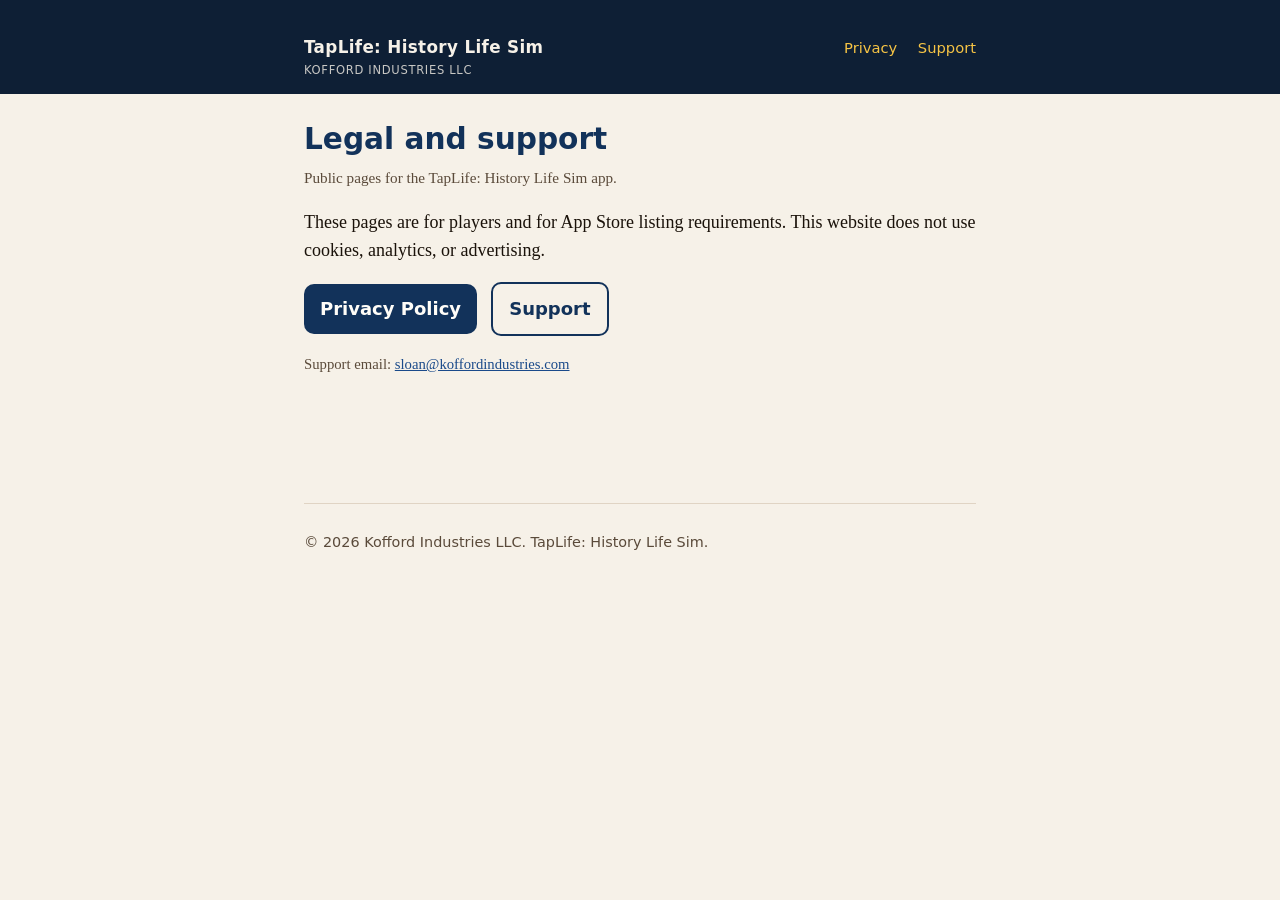
<file: docs/index.html>
<!DOCTYPE html>
<html lang="en">
<head>
  <meta charset="utf-8">
  <meta name="viewport" content="width=device-width, initial-scale=1">
  <meta name="color-scheme" content="light">
  <title>TapLife Legal — Kofford Industries LLC</title>
  <meta name="description" content="Privacy Policy and Support for TapLife: History Life Sim, published by Kofford Industries LLC.">
  <link rel="stylesheet" href="styles.css">
</head>
<body>
  <header class="appbar">
    <div class="wrap">
      <a class="brand" href="index.html">TapLife: History Life Sim<span>Kofford Industries LLC</span></a>
      <nav aria-label="Legal pages">
        <a href="privacy.html">Privacy</a>
        <a href="support.html">Support</a>
      </nav>
    </div>
  </header>
  <main class="wrap">
    <h1>Legal and support</h1>
    <p class="meta">Public pages for the TapLife: History Life Sim app.</p>
    <p>These pages are for players and for App Store listing requirements. This website does not use cookies, analytics, or advertising.</p>
    <p>
      <a class="cta" href="privacy.html">Privacy Policy</a>
      <a class="cta secondary" href="support.html">Support</a>
    </p>
    <p class="fine">Support email: <a href="mailto:sloan@koffordindustries.com">sloan@koffordindustries.com</a></p>
  </main>
  <div class="wrap">
    <footer>
      <p>© 2026 Kofford Industries LLC. TapLife: History Life Sim.</p>
    </footer>
  </div>
</body>
</html>
</file>
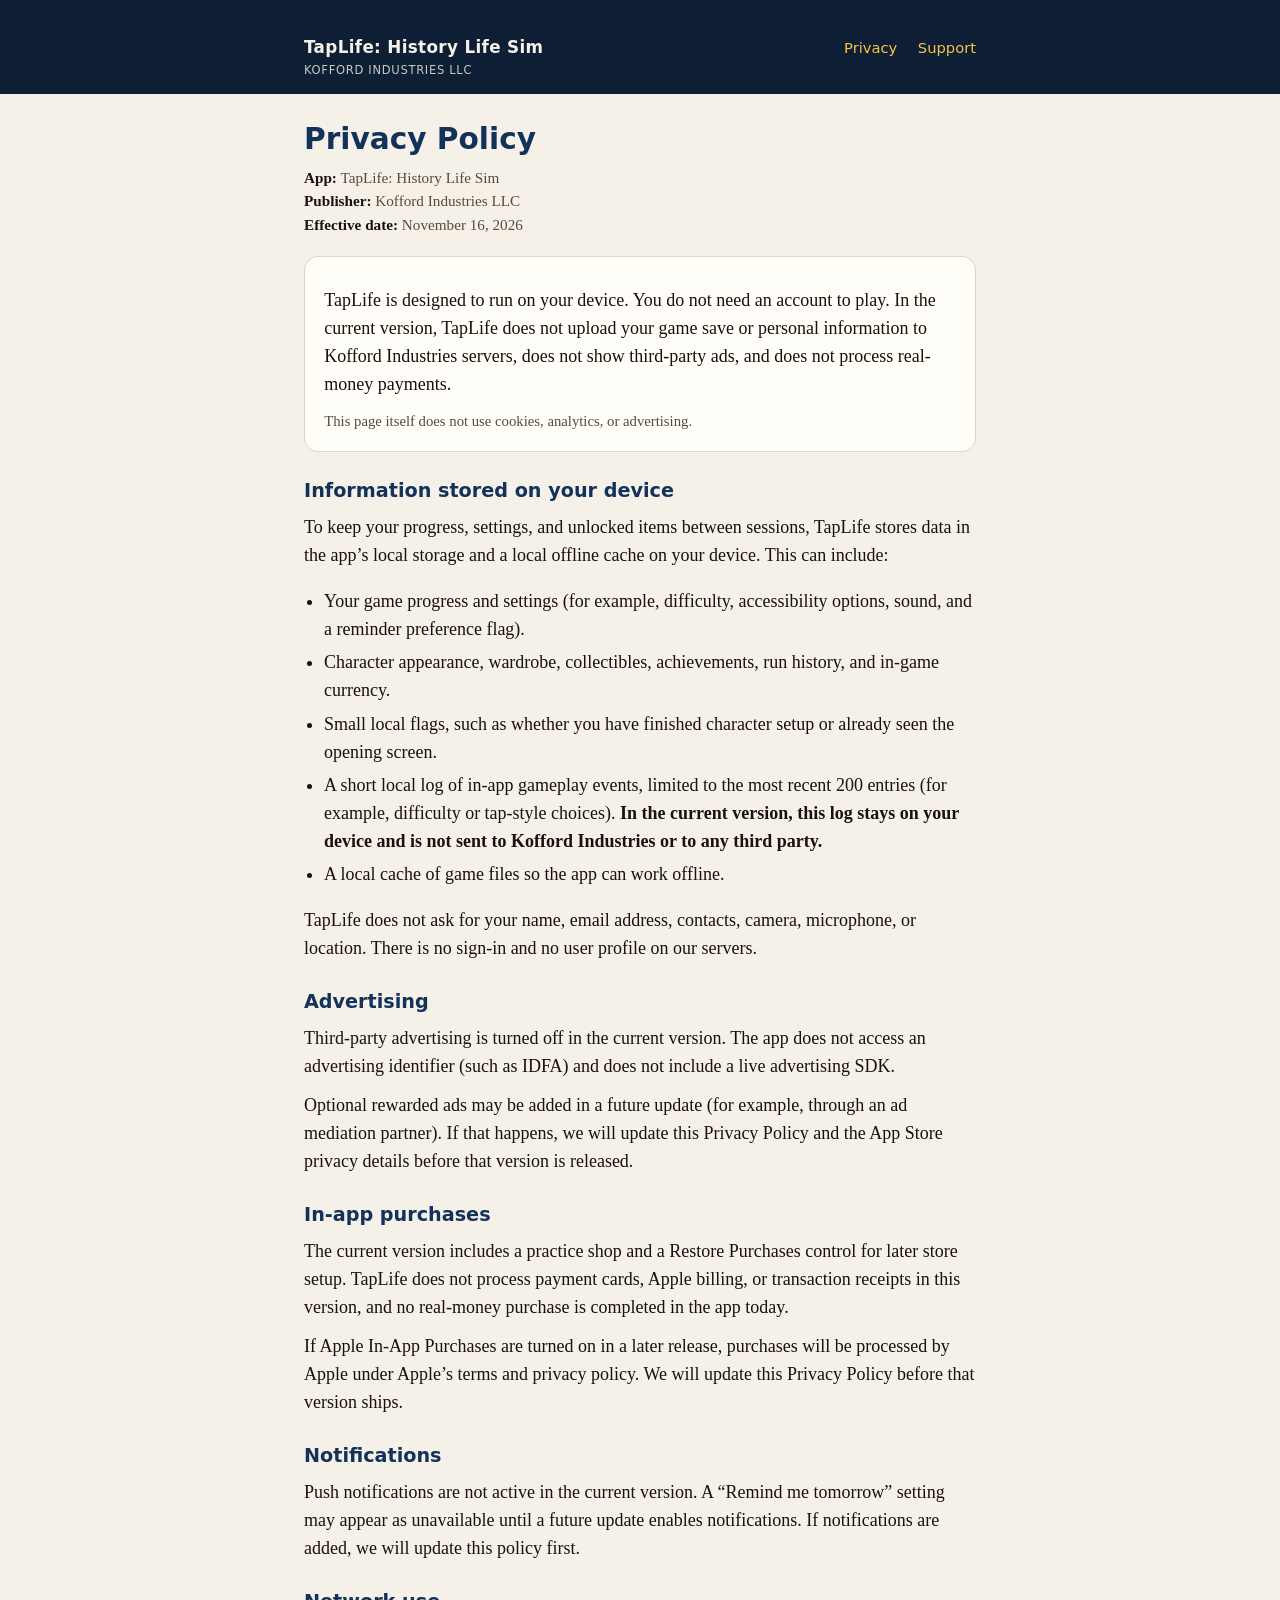
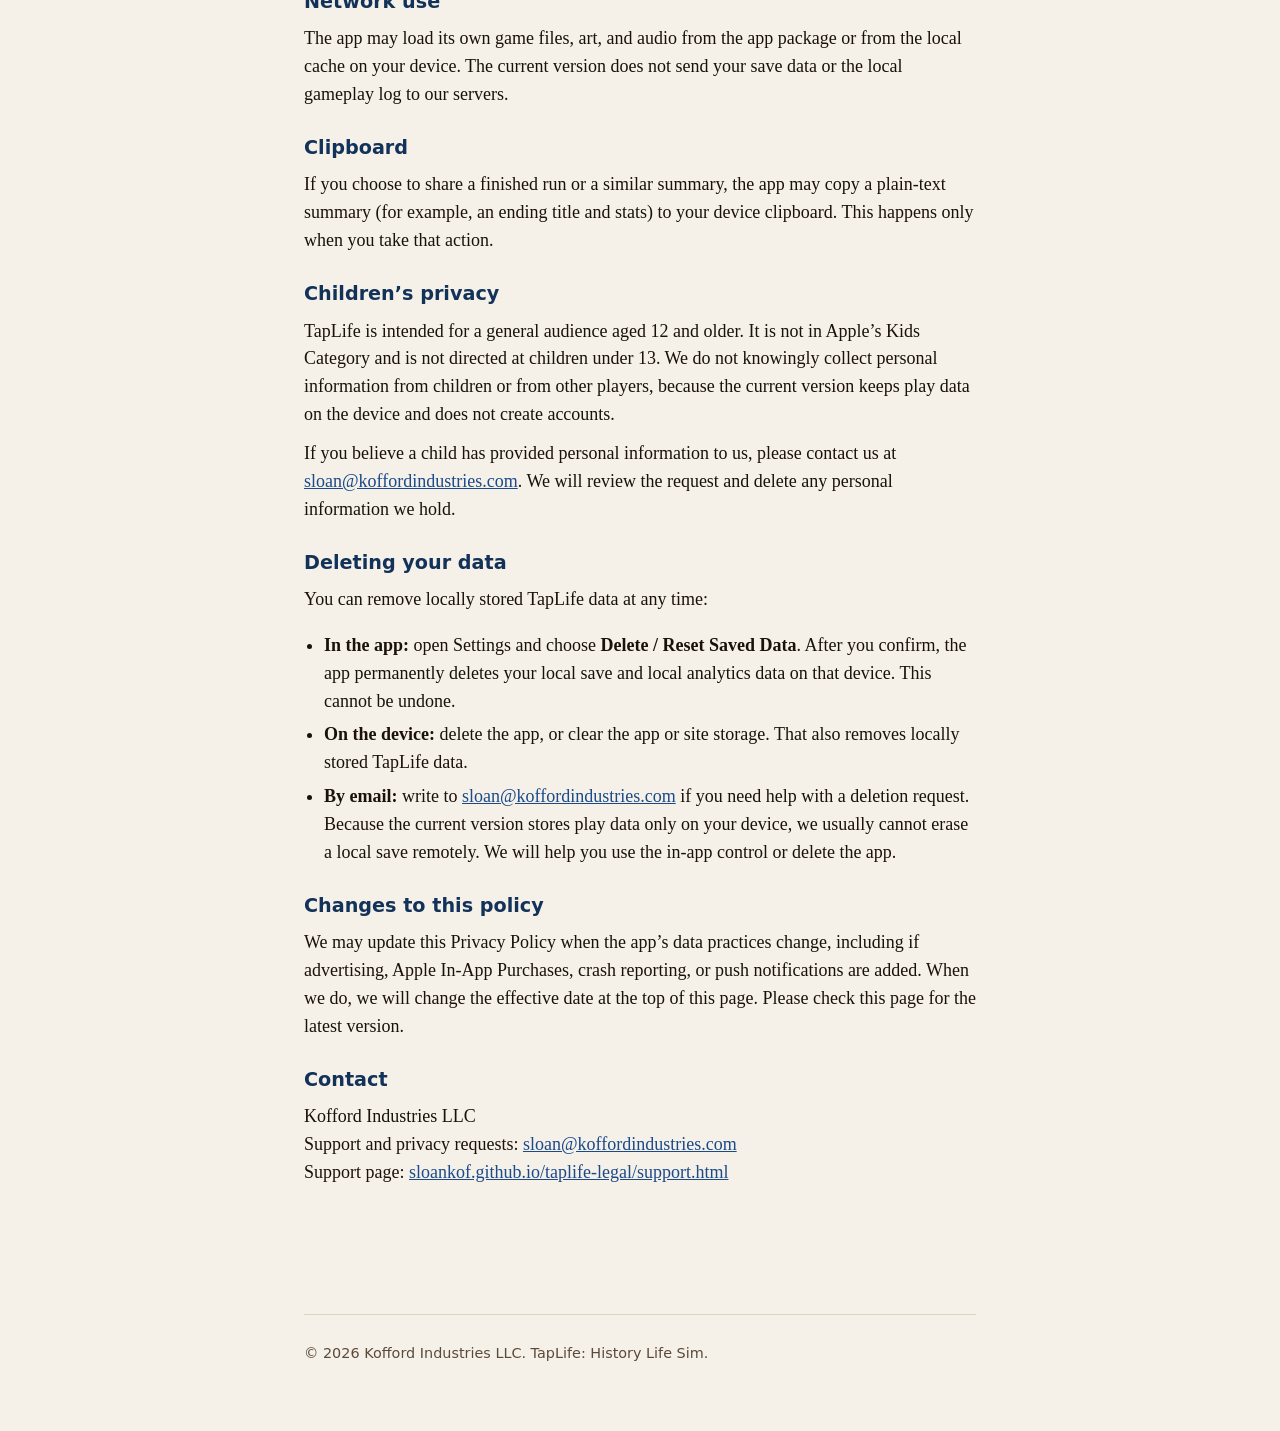
<file: docs/privacy.html>
<!DOCTYPE html>
<html lang="en">
<head>
  <meta charset="utf-8">
  <meta name="viewport" content="width=device-width, initial-scale=1">
  <meta name="color-scheme" content="light">
  <title>Privacy Policy — TapLife: History Life Sim</title>
  <meta name="description" content="Privacy Policy for TapLife: History Life Sim by Kofford Industries LLC. Effective November 16, 2026.">
  <link rel="stylesheet" href="styles.css">
</head>
<body>
  <header class="appbar">
    <div class="wrap">
      <a class="brand" href="index.html">TapLife: History Life Sim<span>Kofford Industries LLC</span></a>
      <nav aria-label="Legal pages">
        <a href="privacy.html" aria-current="page">Privacy</a>
        <a href="support.html">Support</a>
      </nav>
    </div>
  </header>
  <main class="wrap">
    <h1>Privacy Policy</h1>
    <p class="meta">
      <strong>App:</strong> TapLife: History Life Sim<br>
      <strong>Publisher:</strong> Kofford Industries LLC<br>
      <strong>Effective date:</strong> November 16, 2026
    </p>

    <div class="card">
      <p>TapLife is designed to run on your device. You do not need an account to play. In the current version, TapLife does not upload your game save or personal information to Kofford Industries servers, does not show third-party ads, and does not process real-money payments.</p>
      <p class="fine" style="margin-bottom:0">This page itself does not use cookies, analytics, or advertising.</p>
    </div>

    <h2>Information stored on your device</h2>
    <p>To keep your progress, settings, and unlocked items between sessions, TapLife stores data in the app’s local storage and a local offline cache on your device. This can include:</p>
    <ul>
      <li>Your game progress and settings (for example, difficulty, accessibility options, sound, and a reminder preference flag).</li>
      <li>Character appearance, wardrobe, collectibles, achievements, run history, and in-game currency.</li>
      <li>Small local flags, such as whether you have finished character setup or already seen the opening screen.</li>
      <li>A short local log of in-app gameplay events, limited to the most recent 200 entries (for example, difficulty or tap-style choices). <strong>In the current version, this log stays on your device and is not sent to Kofford Industries or to any third party.</strong></li>
      <li>A local cache of game files so the app can work offline.</li>
    </ul>
    <p>TapLife does not ask for your name, email address, contacts, camera, microphone, or location. There is no sign-in and no user profile on our servers.</p>

    <h2>Advertising</h2>
    <p>Third-party advertising is turned off in the current version. The app does not access an advertising identifier (such as IDFA) and does not include a live advertising SDK.</p>
    <p>Optional rewarded ads may be added in a future update (for example, through an ad mediation partner). If that happens, we will update this Privacy Policy and the App Store privacy details before that version is released.</p>

    <h2>In-app purchases</h2>
    <p>The current version includes a practice shop and a Restore Purchases control for later store setup. TapLife does not process payment cards, Apple billing, or transaction receipts in this version, and no real-money purchase is completed in the app today.</p>
    <p>If Apple In-App Purchases are turned on in a later release, purchases will be processed by Apple under Apple’s terms and privacy policy. We will update this Privacy Policy before that version ships.</p>

    <h2>Notifications</h2>
    <p>Push notifications are not active in the current version. A “Remind me tomorrow” setting may appear as unavailable until a future update enables notifications. If notifications are added, we will update this policy first.</p>

    <h2>Network use</h2>
    <p>The app may load its own game files, art, and audio from the app package or from the local cache on your device. The current version does not send your save data or the local gameplay log to our servers.</p>

    <h2>Clipboard</h2>
    <p>If you choose to share a finished run or a similar summary, the app may copy a plain-text summary (for example, an ending title and stats) to your device clipboard. This happens only when you take that action.</p>

    <h2>Children’s privacy</h2>
    <p>TapLife is intended for a general audience aged 12 and older. It is not in Apple’s Kids Category and is not directed at children under 13. We do not knowingly collect personal information from children or from other players, because the current version keeps play data on the device and does not create accounts.</p>
    <p>If you believe a child has provided personal information to us, please contact us at <a href="mailto:sloan@koffordindustries.com">sloan@koffordindustries.com</a>. We will review the request and delete any personal information we hold.</p>

    <h2>Deleting your data</h2>
    <p>You can remove locally stored TapLife data at any time:</p>
    <ul>
      <li><strong>In the app:</strong> open Settings and choose <strong>Delete / Reset Saved Data</strong>. After you confirm, the app permanently deletes your local save and local analytics data on that device. This cannot be undone.</li>
      <li><strong>On the device:</strong> delete the app, or clear the app or site storage. That also removes locally stored TapLife data.</li>
      <li><strong>By email:</strong> write to <a href="mailto:sloan@koffordindustries.com">sloan@koffordindustries.com</a> if you need help with a deletion request. Because the current version stores play data only on your device, we usually cannot erase a local save remotely. We will help you use the in-app control or delete the app.</li>
    </ul>

    <h2>Changes to this policy</h2>
    <p>We may update this Privacy Policy when the app’s data practices change, including if advertising, Apple In-App Purchases, crash reporting, or push notifications are added. When we do, we will change the effective date at the top of this page. Please check this page for the latest version.</p>

    <h2>Contact</h2>
    <p>
      Kofford Industries LLC<br>
      Support and privacy requests: <a href="mailto:sloan@koffordindustries.com">sloan@koffordindustries.com</a><br>
      Support page: <a href="support.html">sloankof.github.io/taplife-legal/support.html</a>
    </p>
  </main>
  <div class="wrap">
    <footer>
      <p>© 2026 Kofford Industries LLC. TapLife: History Life Sim.</p>
    </footer>
  </div>
</body>
</html>
</file>
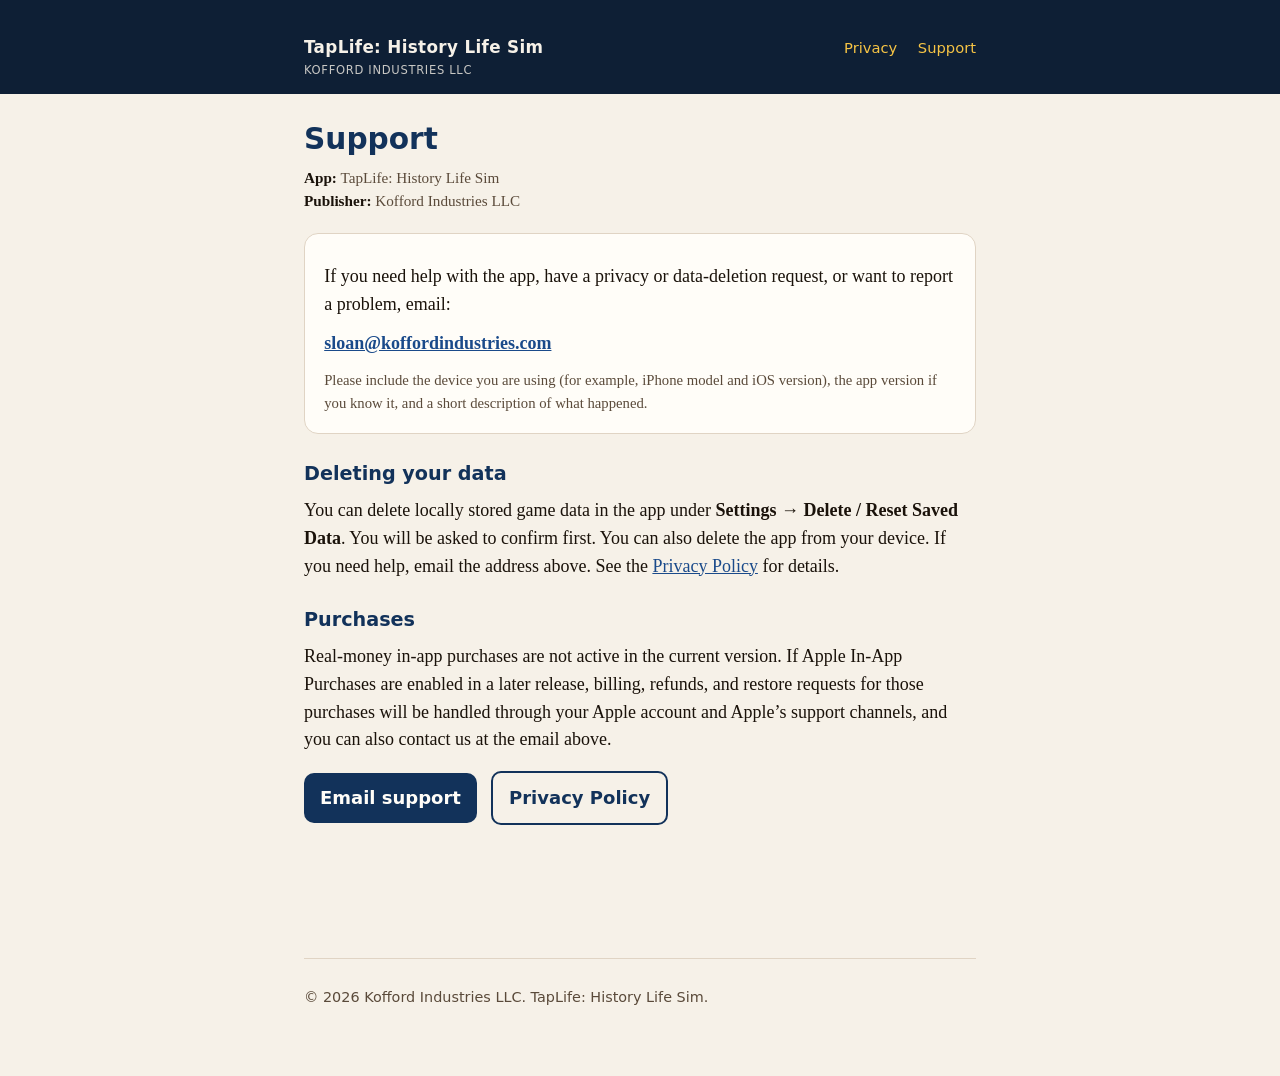
<file: docs/support.html>
<!DOCTYPE html>
<html lang="en">
<head>
  <meta charset="utf-8">
  <meta name="viewport" content="width=device-width, initial-scale=1">
  <meta name="color-scheme" content="light">
  <title>Support — TapLife: History Life Sim</title>
  <meta name="description" content="Support contact for TapLife: History Life Sim by Kofford Industries LLC.">
  <link rel="stylesheet" href="styles.css">
</head>
<body>
  <header class="appbar">
    <div class="wrap">
      <a class="brand" href="index.html">TapLife: History Life Sim<span>Kofford Industries LLC</span></a>
      <nav aria-label="Legal pages">
        <a href="privacy.html">Privacy</a>
        <a href="support.html" aria-current="page">Support</a>
      </nav>
    </div>
  </header>
  <main class="wrap">
    <h1>Support</h1>
    <p class="meta">
      <strong>App:</strong> TapLife: History Life Sim<br>
      <strong>Publisher:</strong> Kofford Industries LLC
    </p>

    <div class="card">
      <p>If you need help with the app, have a privacy or data-deletion request, or want to report a problem, email:</p>
      <p><a href="mailto:sloan@koffordindustries.com"><strong>sloan@koffordindustries.com</strong></a></p>
      <p class="fine" style="margin-bottom:0">Please include the device you are using (for example, iPhone model and iOS version), the app version if you know it, and a short description of what happened.</p>
    </div>

    <h2>Deleting your data</h2>
    <p>You can delete locally stored game data in the app under <strong>Settings → Delete / Reset Saved Data</strong>. You will be asked to confirm first. You can also delete the app from your device. If you need help, email the address above. See the <a href="privacy.html">Privacy Policy</a> for details.</p>

    <h2>Purchases</h2>
    <p>Real-money in-app purchases are not active in the current version. If Apple In-App Purchases are enabled in a later release, billing, refunds, and restore requests for those purchases will be handled through your Apple account and Apple’s support channels, and you can also contact us at the email above.</p>

    <p>
      <a class="cta" href="mailto:sloan@koffordindustries.com">Email support</a>
      <a class="cta secondary" href="privacy.html">Privacy Policy</a>
    </p>
  </main>
  <div class="wrap">
    <footer>
      <p>© 2026 Kofford Industries LLC. TapLife: History Life Sim.</p>
    </footer>
  </div>
</body>
</html>
</file>
<file: docs/styles.css>
/* TapLife legal pages — no third-party fonts, cookies, or analytics. */
:root {
  --bg: #f6f1e8;
  --paper: #fffdf8;
  --ink: #1a120a;
  --muted: #5a4a3a;
  --navy: #12325a;
  --navy-deep: #0e1f35;
  --line: #e0d4c4;
  --accent: #1a4a8a;
  --focus: #c68a5c;
}

* { box-sizing: border-box; }

html { scroll-behavior: smooth; }

body {
  margin: 0;
  color: var(--ink);
  background: var(--bg);
  font-family: "Iowan Old Style", "Palatino Linotype", Palatino, "Times New Roman", Georgia, serif;
  font-size: 18px;
  line-height: 1.55;
  -webkit-text-size-adjust: 100%;
}

.wrap {
  width: min(42rem, calc(100% - 2rem));
  margin: 0 auto;
  padding: 1.25rem 0 3.5rem;
}

header.appbar {
  background: var(--navy-deep);
  color: #f6f1e8;
  padding: 0.9rem 0;
}

header.appbar .wrap {
  padding-bottom: 0;
  display: flex;
  flex-wrap: wrap;
  align-items: baseline;
  justify-content: space-between;
  gap: 0.6rem 1.25rem;
}

.brand {
  font-family: "Avenir Next", "Segoe UI", system-ui, sans-serif;
  font-weight: 700;
  letter-spacing: 0.02em;
  color: inherit;
  text-decoration: none;
  font-size: 1.05rem;
}

.brand span {
  display: block;
  font-weight: 500;
  font-size: 0.72rem;
  letter-spacing: 0.06em;
  text-transform: uppercase;
  opacity: 0.8;
  margin-top: 0.1rem;
}

nav a {
  color: #f6c445;
  text-decoration: none;
  font-family: "Avenir Next", "Segoe UI", system-ui, sans-serif;
  font-size: 0.92rem;
  margin-left: 1rem;
}

nav a:hover, nav a:focus-visible, a:hover, a:focus-visible {
  text-decoration: underline;
}

a { color: var(--accent); }

h1, h2, h3 {
  font-family: "Avenir Next", "Segoe UI", system-ui, sans-serif;
  color: var(--navy);
  line-height: 1.25;
}

h1 { font-size: 1.85rem; margin: 0.4rem 0 0.5rem; }
h2 { font-size: 1.2rem; margin: 1.7rem 0 0.5rem; }
h3 { font-size: 1.02rem; margin: 1.2rem 0 0.4rem; }

.meta {
  color: var(--muted);
  font-size: 0.95rem;
  margin: 0 0 1.25rem;
}

.meta strong { color: var(--ink); }

.card {
  background: var(--paper);
  border: 1px solid var(--line);
  border-radius: 14px;
  padding: 1.15rem 1.2rem;
  margin: 1rem 0;
}

ul, ol { padding-left: 1.25rem; }
li { margin: 0.35rem 0; }
p { margin: 0.7rem 0; }

.fine {
  color: var(--muted);
  font-size: 0.92rem;
}

footer {
  margin-top: 2.5rem;
  padding-top: 1rem;
  border-top: 1px solid var(--line);
  color: var(--muted);
  font-size: 0.9rem;
  font-family: "Avenir Next", "Segoe UI", system-ui, sans-serif;
}

.cta {
  display: inline-block;
  margin: 0.35rem 0.6rem 0.35rem 0;
  padding: 0.7rem 1rem;
  min-height: 44px;
  border-radius: 10px;
  background: var(--navy);
  color: #fffdf8 !important;
  text-decoration: none;
  font-family: "Avenir Next", "Segoe UI", system-ui, sans-serif;
  font-weight: 600;
}

.cta.secondary {
  background: transparent;
  color: var(--navy) !important;
  border: 2px solid var(--navy);
}

.cta:hover, .cta:focus-visible { text-decoration: none; filter: brightness(1.08); }

code {
  font-family: ui-monospace, SFMono-Regular, Menlo, Consolas, monospace;
  font-size: 0.86em;
  background: #efe6d8;
  padding: 0.05em 0.35em;
  border-radius: 4px;
}

@media (max-width: 560px) {
  body { font-size: 17px; }
  h1 { font-size: 1.55rem; }
  nav a { margin-left: 0.75rem; }
}
</file>
